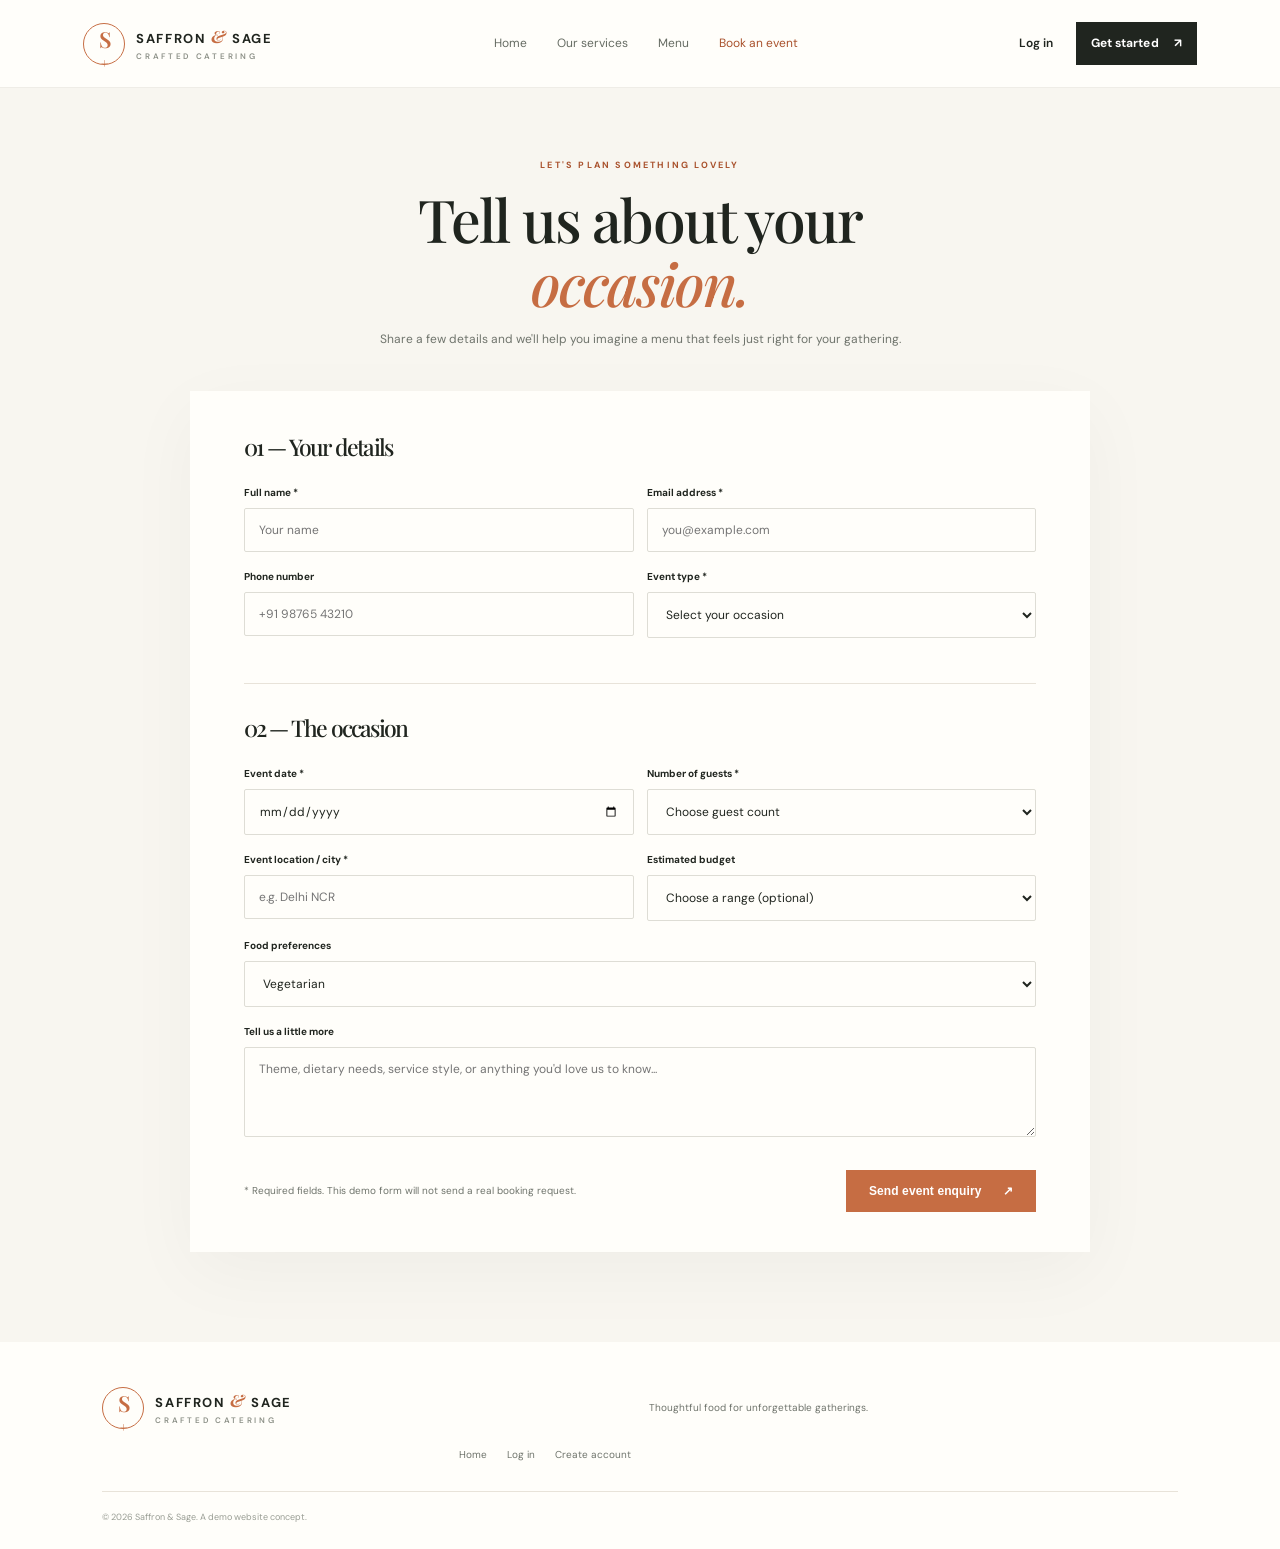
<file: booking.html>
<!doctype html><html lang="en"><head><meta charset="utf-8"><meta name="viewport" content="width=device-width, initial-scale=1"><title>Plan your event | Saffron & Sage</title><link rel="preconnect" href="https://fonts.googleapis.com"><link href="https://fonts.googleapis.com/css2?family=DM+Sans:wght@400;500;600;700&family=Playfair+Display:wght@500;600;700&display=swap" rel="stylesheet"><link rel="stylesheet" href="style.css"></head><body><header class="site-header"><a class="brand" href="index.html"><span class="brand-mark">S<span>+</span></span><span>SAFFRON <i>&</i> SAGE<small>CRAFTED CATERING</small></span></a><button class="menu-toggle" aria-label="Open menu" aria-expanded="false">☰</button><nav class="nav-links"><a href="index.html">Home</a><a href="index.html#services">Our services</a><a href="index.html#menu">Menu</a><a class="active" href="booking.html">Book an event</a></nav><div class="header-actions"><a class="login-link" href="login.html">Log in</a><a class="btn btn-dark btn-small" href="signup.html">Get started <span>↗</span></a></div></header><main class="booking-layout"><div class="booking-intro"><div class="eyebrow" style="justify-content:center">LET'S PLAN SOMETHING LOVELY</div><h1>Tell us about your <em>occasion.</em></h1><p>Share a few details and we'll help you imagine a menu that feels just right for your gathering.</p></div><form class="booking-card" id="booking-form"><h2>01 — Your details</h2><div class="form-row"><label class="field"><span>Full name *</span><input name="fullName" placeholder="Your name" required></label><label class="field"><span>Email address *</span><input name="email" type="email" placeholder="you@example.com" required></label></div><div class="form-row"><label class="field"><span>Phone number</span><input name="phone" type="tel" placeholder="+91 98765 43210"></label><label class="field"><span>Event type *</span><select name="eventType" required><option value="" disabled selected>Select your occasion</option><option>Wedding</option><option>Corporate event</option><option>Birthday party</option><option>Anniversary</option><option>Private dinner</option><option>Other celebration</option></select></label></div><hr class="booking-divider"><h2>02 — The occasion</h2><div class="form-row"><label class="field"><span>Event date *</span><input type="date" name="eventDate" required></label><label class="field"><span>Number of guests *</span><select name="guests" required><option value="" disabled selected>Choose guest count</option><option>Under 25</option><option>25–50</option><option>51–100</option><option>101–200</option><option>201–500</option><option>500+</option></select></label></div><div class="form-row"><label class="field"><span>Event location / city *</span><input name="location" placeholder="e.g. Delhi NCR" required></label><label class="field"><span>Estimated budget</span><select name="budget"><option value="" selected>Choose a range (optional)</option><option>Under ₹25,000</option><option>₹25,000–₹50,000</option><option>₹50,000–₹1,00,000</option><option>₹1,00,000+</option><option>Let's discuss</option></select></label></div><label class="field"><span>Food preferences</span><select name="food"><option>Vegetarian</option><option>Vegetarian and non-vegetarian</option><option>Vegan</option><option>Custom / not sure yet</option></select></label><label class="field"><span>Tell us a little more</span><textarea name="details" placeholder="Theme, dietary needs, service style, or anything you'd love us to know..."></textarea></label><div class="booking-submit"><p>* Required fields. This demo form will not send a real booking request.</p><button class="btn btn-orange" type="submit">Send event enquiry <span>↗</span></button></div><div id="booking-success" class="success-panel" role="status"></div></form></main><footer class="footer"><a class="brand brand-footer" href="index.html"><span class="brand-mark">S<span>+</span></span><span>SAFFRON <i>&</i> SAGE<small>CRAFTED CATERING</small></span></a><p>Thoughtful food for unforgettable gatherings.</p><div class="footer-links"><a href="index.html">Home</a><a href="login.html">Log in</a><a href="signup.html">Create account</a></div><small>© 2026 Saffron & Sage. A demo website concept.</small></footer><script src="script.js"></script></body></html>
</file>
<file: style.css>
:root{--ink:#20251f;--muted:#6f746c;--cream:#f8f6f0;--paper:#fffefa;--orange:#c66d43;--orange-dark:#a9522d;--line:#e8e3d9;--green:#dfe6d7;--serif:'Playfair Display',Georgia,serif;--sans:'DM Sans',Arial,sans-serif}*{box-sizing:border-box}html{scroll-behavior:smooth}body{margin:0;background:var(--paper);color:var(--ink);font-family:var(--sans);line-height:1.6}a{color:inherit;text-decoration:none}.site-header{height:88px;padding:0 6.5%;display:flex;align-items:center;justify-content:space-between;border-bottom:1px solid #efede7;background:rgba(255,254,250,.94);position:sticky;top:0;z-index:10;backdrop-filter:blur(12px)}.brand{display:flex;align-items:center;gap:11px;font-weight:700;font-size:13px;letter-spacing:1.6px;line-height:1.2}.brand i{font-family:var(--serif);color:var(--orange);font-size:17px}.brand small{display:block;font-size:8px;letter-spacing:2.7px;color:#8d9188;margin-top:5px;font-weight:600}.brand-mark{width:42px;height:42px;border:1px solid var(--orange);border-radius:50%;display:grid;place-items:center;font:600 22px var(--serif);color:var(--orange);letter-spacing:-2px}.brand-mark span{font-size:13px;vertical-align:top}.nav-links{display:flex;gap:30px;font-size:12px;color:#666c63}.nav-links a{padding:9px 0;transition:color .2s}.nav-links a:hover,.nav-links .active{color:var(--orange-dark)}.header-actions{display:flex;align-items:center;gap:23px;font-size:12px;font-weight:600}.btn{display:inline-flex;align-items:center;justify-content:center;gap:22px;padding:14px 20px;font-size:12px;font-weight:700;letter-spacing:.1px;border:0;cursor:pointer;transition:transform .2s,background .2s}.btn:hover{transform:translateY(-2px)}.btn-dark{background:var(--ink);color:white}.btn-dark:hover{background:#3b4738}.btn-small{padding:12px 15px;gap:15px}.btn-orange{background:var(--orange);color:white}.btn-orange:hover{background:var(--orange-dark)}.btn-light{background:var(--paper);color:var(--ink)}.menu-toggle{display:none;background:none;border:0;font-size:25px}.hero{padding:70px 8% 78px;display:grid;grid-template-columns:1fr 1.02fr;align-items:center;gap:7%;min-height:590px;background:var(--cream)}.eyebrow{font-size:9px;letter-spacing:2.2px;font-weight:700;color:var(--orange-dark);display:flex;align-items:center;gap:10px}.eyebrow span{width:23px;height:1px;background:var(--orange)}h1,h2,h3,p{margin-top:0}h1,h2{font-family:var(--serif);font-weight:500;letter-spacing:-1.8px;line-height:1.08}h1{font-size:clamp(43px,5.1vw,70px);margin:23px 0 20px}h1 em,h2 em,blockquote em{font-weight:500;color:var(--orange);font-style:italic}.hero-copy>p{font-size:13px;max-width:405px;color:var(--muted);line-height:1.9}.hero-actions{display:flex;align-items:center;gap:25px;margin-top:28px}.text-link{font-size:11px;font-weight:700}.text-link span{padding-left:6px;color:var(--orange)}.hero-proof{display:flex;align-items:center;gap:14px;margin-top:45px}.avatar-stack{display:flex;padding-left:3px}.avatar-stack span{width:29px;height:29px;border-radius:50%;border:2px solid var(--cream);margin-left:-5px;display:grid;place-items:center;background:#d6b69b;color:#fff;font-size:9px;font-weight:700}.avatar-stack span:nth-child(2){background:#7d8b72}.avatar-stack span:nth-child(3){background:#bf805f}.avatar-stack span:nth-child(4){background:var(--ink)}.hero-proof strong,.hero-proof small{display:block;font-size:10px}.hero-proof small{color:var(--muted);font-size:9px;margin-top:2px}.hero-visual{position:relative;min-width:0}.hero-image{width:100%;height:435px;object-fit:cover;display:block;border-radius:48% 48% 2px 2px}.floating-note{position:absolute;bottom:38px;left:-42px;background:var(--paper);box-shadow:0 15px 45px #30251b18;padding:17px 20px;display:flex;gap:12px;align-items:center}.note-icon{width:35px;height:35px;border-radius:50%;display:grid;place-items:center;background:#e7ebdf;color:#64745b;font-size:18px}.floating-note strong,.floating-note small{display:block;font-size:11px}.floating-note small{color:var(--muted);font-size:9px;margin-top:3px}.image-tag{position:absolute;right:0;bottom:-16px;background:var(--ink);color:white;padding:11px 15px;font-size:8px;letter-spacing:1.6px}.trust-strip{padding:24px 7%;display:flex;align-items:center;justify-content:space-between;gap:20px;border-bottom:1px solid var(--line)}.trust-strip>span{font-size:8px;letter-spacing:1.7px;color:#8c9187}.trust-strip div{display:flex;align-items:center;gap:24px;font-size:9px;letter-spacing:1.5px}.trust-strip i{color:var(--orange);font-style:normal}.section{padding:100px 8%}.section-heading{display:flex;justify-content:space-between;align-items:end;gap:40px;margin-bottom:43px}.section-heading h2,.menu-copy h2,.cta-band h2{font-size:clamp(34px,4vw,49px);margin:15px 0 0}.section-heading>p{font-size:12px;line-height:1.9;color:var(--muted);max-width:300px;margin:0 0 5px}.service-grid{display:grid;grid-template-columns:repeat(3,1fr);gap:24px}.service-card img{width:100%;height:235px;object-fit:cover;display:block}.service-number{font-size:8px;letter-spacing:1.8px;color:var(--orange-dark);margin-top:22px}.service-card h3{font:500 22px var(--serif);margin:7px 0}.service-card p{font-size:11px;line-height:1.8;color:var(--muted);max-width:290px;margin-bottom:15px}.arrow-link{font-size:10px;font-weight:700;border-bottom:1px solid #d5b09b;padding-bottom:5px}.menu-feature{background:#e9ede4;display:grid;grid-template-columns:1fr 1fr;min-height:520px}.menu-photo img{width:100%;height:100%;min-height:520px;object-fit:cover;display:block}.menu-copy{padding:75px 11%;align-self:center}.menu-copy h2{margin:17px 0 20px}.menu-copy>p{font-size:12px;color:#626b5e;line-height:1.9;max-width:420px}.menu-points{list-style:none;padding:0;margin:23px 0 29px;font-size:11px}.menu-points li{margin:12px 0}.menu-points span{color:var(--orange);padding-right:10px}.quote-section{text-align:center;padding:84px 20px;background:var(--cream)}.quote-mark{font:70px var(--serif);color:var(--orange);line-height:.8}.quote-section blockquote{font:clamp(25px,3.5vw,39px)/1.45 var(--serif);margin:18px 0}.quote-section>p{font-size:8px;letter-spacing:2px;color:var(--muted);margin:23px 0 0}.cta-band{background:var(--orange);color:white;padding:60px 8%;display:flex;align-items:center;justify-content:space-between;gap:30px}.cta-band .eyebrow{color:#f9e5d9}.cta-band h2{font-size:clamp(32px,4vw,45px);margin-top:13px}.cta-band h2 em{color:#f7d9c9}.footer{padding:45px 8% 25px;display:grid;grid-template-columns:1fr 1fr;gap:18px;align-items:center}.brand-footer{width:max-content}.footer>p{font-size:10px;color:var(--muted);margin:0}.footer-links{display:flex;justify-content:flex-end;gap:20px;font-size:10px;color:var(--muted)}.footer>small{font-size:9px;color:#999d94;grid-column:1/-1;border-top:1px solid var(--line);padding-top:18px;margin-top:10px}.auth-page{min-height:100vh;background:var(--cream);display:grid;grid-template-columns:1fr 1fr}.auth-visual{position:relative;min-height:100vh;overflow:hidden;background:#7b806e}.auth-visual img{width:100%;height:100%;position:absolute;inset:0;object-fit:cover;filter:brightness(.63)}.auth-visual:after{content:"";position:absolute;inset:0;background:linear-gradient(0deg,#182018b8,transparent 70%)}.auth-overlay{position:absolute;z-index:1;bottom:9%;left:10%;right:10%;color:white}.auth-overlay h2{font-size:clamp(35px,4vw,52px);margin:15px 0}.auth-overlay p{font-size:12px;max-width:380px;color:#f2eee7}.auth-panel{display:flex;align-items:center;justify-content:center;padding:45px 8%;position:relative}.auth-home{position:absolute;top:35px;left:8%;font-size:11px;color:var(--muted)}.auth-form-wrap{width:100%;max-width:390px}.auth-form-wrap .brand{margin-bottom:42px}.auth-form-wrap h1{font-size:39px;margin:0 0 10px;letter-spacing:-1px}.form-intro{font-size:12px;color:var(--muted);margin-bottom:28px}.field{display:block;margin-bottom:17px}.field span{display:block;font-size:10px;font-weight:700;margin-bottom:7px}.field input,.field select,.field textarea{width:100%;border:1px solid #deddd5;background:#fffefa;padding:13px 14px;font:12px var(--sans);color:var(--ink);outline:none;border-radius:2px}.field input:focus,.field select:focus,.field textarea:focus{border-color:var(--orange)}.field textarea{min-height:90px;resize:vertical}.form-row{display:grid;grid-template-columns:1fr 1fr;gap:13px}.form-meta{display:flex;justify-content:space-between;align-items:center;font-size:10px;color:var(--muted);margin:4px 0 22px}.check-label{display:flex;align-items:center;gap:7px}.check-label input{accent-color:var(--orange)}.full-btn{width:100%;margin-top:6px}.form-switch{text-align:center;font-size:11px;color:var(--muted);margin-top:22px}.form-switch a,.form-meta a{color:var(--orange-dark);font-weight:700}.form-message{font-size:11px;line-height:1.7;padding:12px;background:#e7eddf;color:#3e5c36;margin-top:16px;display:none}.form-message.show{display:block}.demo-note{font-size:9px;color:#96998f;line-height:1.7;margin-top:20px}.booking-layout{background:var(--cream);padding:70px 8% 90px}.booking-intro{text-align:center;max-width:650px;margin:0 auto 42px}.booking-intro h1{font-size:clamp(40px,5vw,59px);margin:15px 0}.booking-intro p{font-size:12px;color:var(--muted)}.booking-card{max-width:900px;margin:auto;background:var(--paper);padding:40px 5%;box-shadow:0 20px 70px #24251d0a}.booking-card h2{font:500 23px var(--serif);margin:0 0 23px}.booking-divider{border:0;border-top:1px solid var(--line);margin:28px 0}.booking-submit{display:flex;align-items:center;justify-content:space-between;gap:20px;margin-top:25px}.booking-submit p{font-size:10px;color:var(--muted);margin:0}.booking-submit .btn{min-width:190px}.success-panel{display:none;text-align:center;padding:30px;background:#e8eee1;margin-top:22px}.success-panel.show{display:block}.success-panel h3{font:500 24px var(--serif);margin-bottom:8px}.success-panel p{font-size:12px;color:#5d6956}.back-home{display:inline-block;font-size:11px;text-decoration:underline;margin-top:12px}
@media(max-width:900px){.site-header{padding:0 4%;height:75px}.nav-links{gap:15px}.header-actions{gap:12px}.hero{padding:55px 6%;gap:5%}.hero-image{height:370px}.trust-strip{padding:20px 5%}.trust-strip div{gap:12px;font-size:8px}.section{padding:75px 6%}.service-card img{height:190px}.menu-copy{padding:55px 8%}.auth-panel{padding:40px 7%}}
@media(max-width:680px){.site-header{height:72px}.menu-toggle{display:block;order:3}.header-actions{margin-left:auto;margin-right:15px}.header-actions .login-link{display:none}.nav-links{display:none;position:absolute;top:71px;left:0;right:0;background:var(--paper);padding:20px 6%;flex-direction:column;gap:10px;border-bottom:1px solid var(--line)}.nav-links.open{display:flex}.hero{grid-template-columns:1fr;padding:45px 7% 60px;gap:48px}.hero-copy{max-width:520px}.hero-image{height:340px;max-width:500px}.floating-note{left:-10px;bottom:28px}.hero-proof{margin-top:32px}.trust-strip{display:block;text-align:center}.trust-strip div{justify-content:center;flex-wrap:wrap;margin-top:12px;gap:10px 14px}.section{padding:65px 7%}.section-heading{display:block}.section-heading>p{margin-top:20px}.service-grid{grid-template-columns:1fr;gap:36px}.service-card img{height:250px}.menu-feature{grid-template-columns:1fr}.menu-photo img{min-height:300px;height:300px}.menu-copy{padding:55px 7%}.cta-band{padding:45px 7%;display:block}.cta-band .btn{margin-top:25px}.footer{padding:35px 7%;grid-template-columns:1fr}.footer-links{justify-content:flex-start;flex-wrap:wrap}.footer>small{grid-column:1}.auth-page{grid-template-columns:1fr}.auth-visual{min-height:260px;height:260px}.auth-overlay{bottom:20px;left:7%}.auth-overlay h2{font-size:31px;margin:8px 0}.auth-overlay p{margin-bottom:0}.auth-overlay .eyebrow{font-size:8px}.auth-panel{padding:50px 7% 60px}.auth-home{top:20px;left:7%}.auth-form-wrap .brand{margin:15px 0 28px}.booking-layout{padding:50px 5% 65px}.booking-card{padding:28px 6%}.form-row{grid-template-columns:1fr;gap:0}.booking-submit{align-items:flex-start;flex-direction:column}.booking-submit .btn{width:100%}}
</file>
